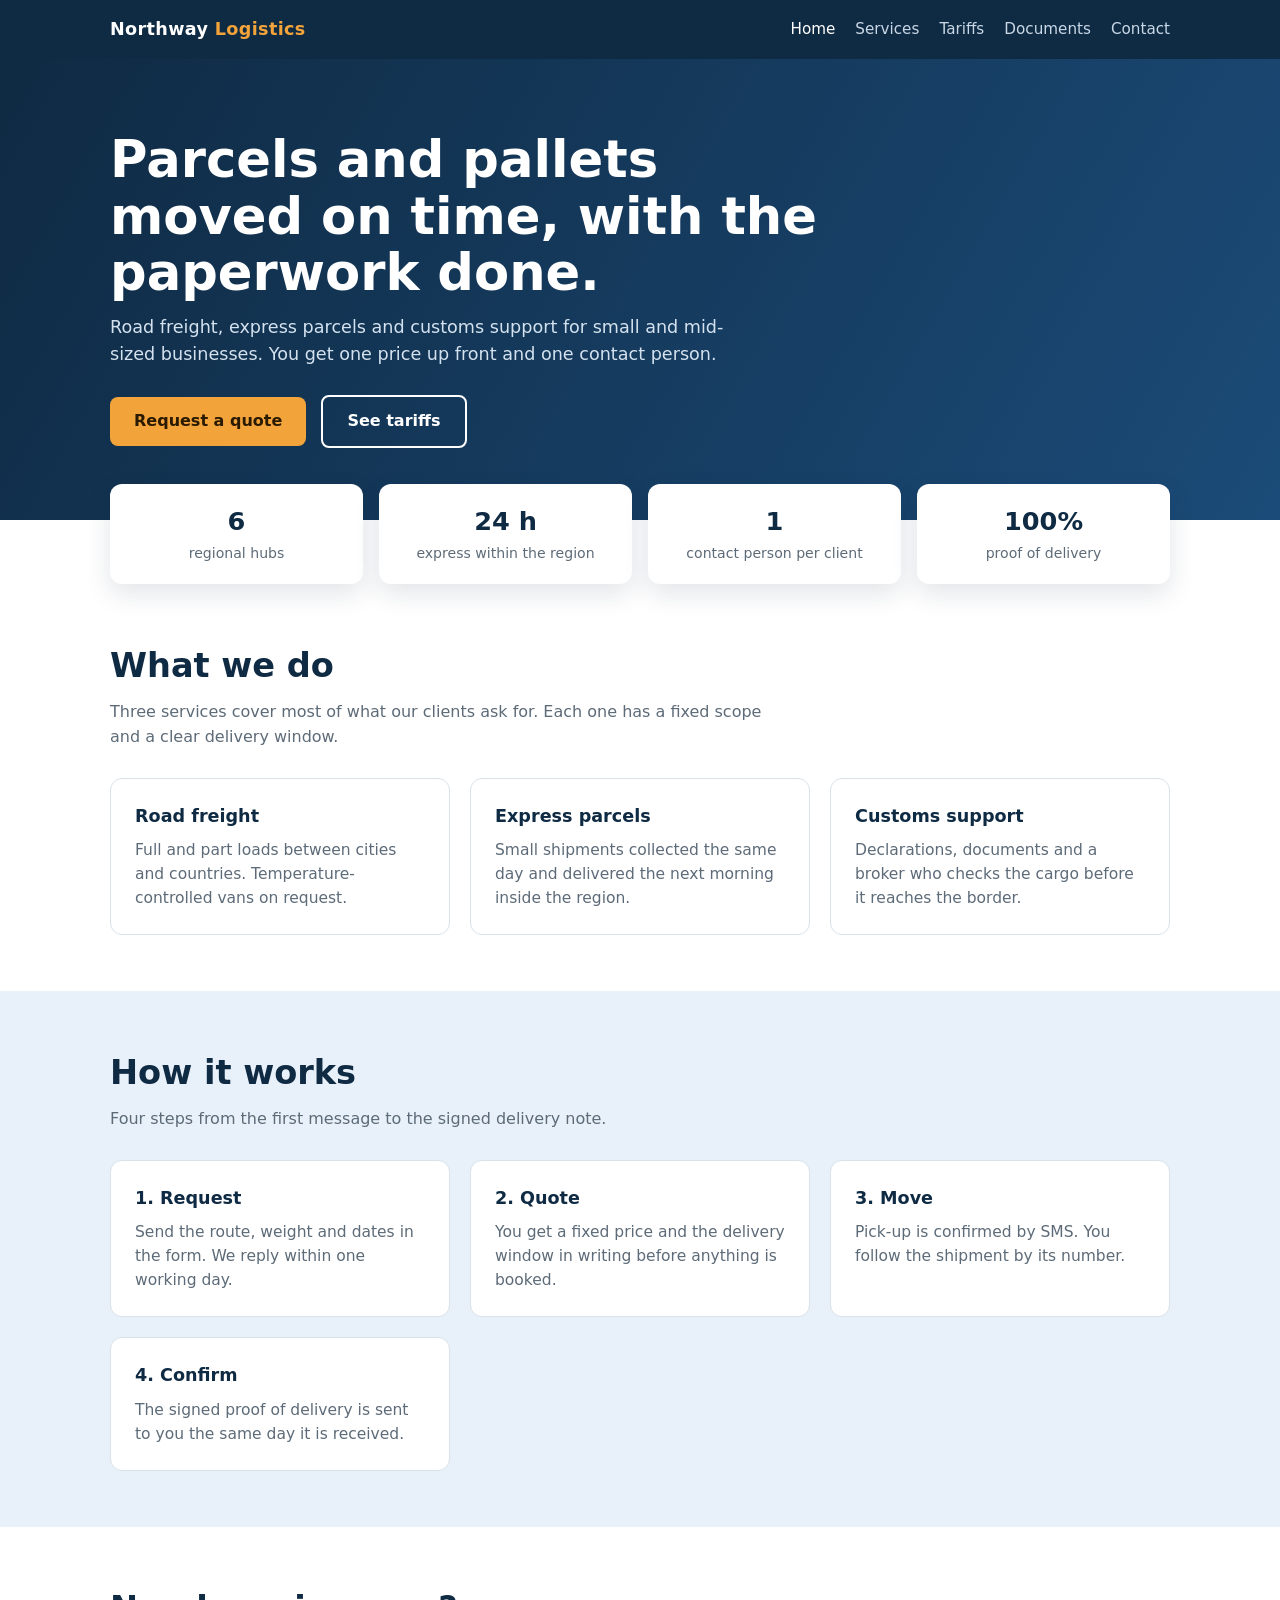
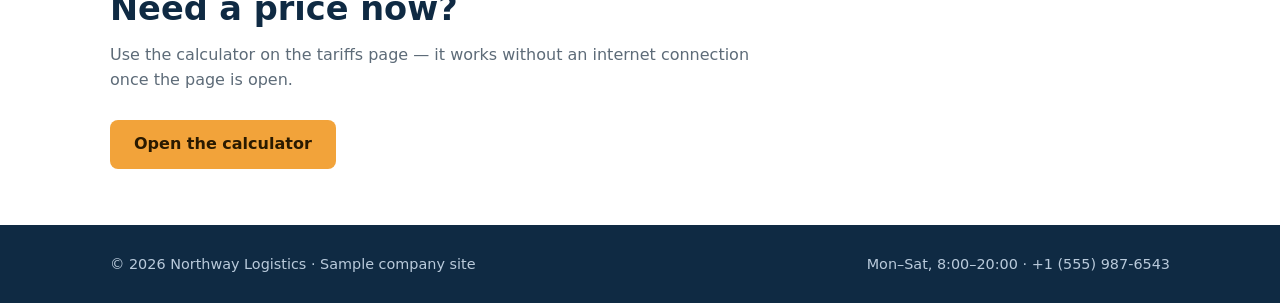
<file: index.html>
<!doctype html>
<html lang="en">
<head>
<meta charset="utf-8">
<meta name="viewport" content="width=device-width, initial-scale=1">
<title>Northway Logistics — Freight and delivery</title>
<meta name="description" content="Road freight, express parcels and customs support. Clear tariffs and a delivery calculator.">
<link rel="stylesheet" href="style.css">
</head>
<body>
<header>
  <div class="top">
    <a class="brand" href="index.html">Northway<span> Logistics</span></a>
    <nav>
      <a href="index.html" aria-current="page">Home</a>
      <a href="services.html">Services</a>
      <a href="tariffs.html">Tariffs</a>
      <a href="documents.html">Documents</a>
      <a href="contact.html">Contact</a>
    </nav>
  </div>
</header>

<div class="hero">
  <div class="wrap">
    <h1>Parcels and pallets moved on time, with the paperwork done.</h1>
    <p>Road freight, express parcels and customs support for small and mid-sized businesses. You get one price up front and one contact person.</p>
    <a class="btn" href="contact.html">Request a quote</a>
    <a class="btn ghost" href="tariffs.html" style="margin-left:10px">See tariffs</a>
  </div>
</div>

<div class="wrap">
  <div class="stats">
    <div class="stat"><b>6</b><span>regional hubs</span></div>
    <div class="stat"><b>24 h</b><span>express within the region</span></div>
    <div class="stat"><b>1</b><span>contact person per client</span></div>
    <div class="stat"><b>100%</b><span>proof of delivery</span></div>
  </div>
</div>

<section>
  <div class="wrap">
    <h2>What we do</h2>
    <p class="lead">Three services cover most of what our clients ask for. Each one has a fixed scope and a clear delivery window.</p>
    <div class="cards">
      <div class="card"><h3>Road freight</h3><p>Full and part loads between cities and countries. Temperature-controlled vans on request.</p></div>
      <div class="card"><h3>Express parcels</h3><p>Small shipments collected the same day and delivered the next morning inside the region.</p></div>
      <div class="card"><h3>Customs support</h3><p>Declarations, documents and a broker who checks the cargo before it reaches the border.</p></div>
    </div>
  </div>
</section>

<section class="alt">
  <div class="wrap">
    <h2>How it works</h2>
    <p class="lead">Four steps from the first message to the signed delivery note.</p>
    <div class="cards">
      <div class="card"><h3>1. Request</h3><p>Send the route, weight and dates in the form. We reply within one working day.</p></div>
      <div class="card"><h3>2. Quote</h3><p>You get a fixed price and the delivery window in writing before anything is booked.</p></div>
      <div class="card"><h3>3. Move</h3><p>Pick-up is confirmed by SMS. You follow the shipment by its number.</p></div>
      <div class="card"><h3>4. Confirm</h3><p>The signed proof of delivery is sent to you the same day it is received.</p></div>
    </div>
  </div>
</section>

<section>
  <div class="wrap">
    <h2>Need a price now?</h2>
    <p class="lead">Use the calculator on the tariffs page — it works without an internet connection once the page is open.</p>
    <a class="btn" href="tariffs.html">Open the calculator</a>
  </div>
</section>

<footer>
  <div class="wrap">
    <span>© 2026 Northway Logistics · Sample company site</span>
    <span>Mon–Sat, 8:00–20:00 · +1 (555) 987-6543</span>
  </div>
</footer>
</body>
</html>
</file>
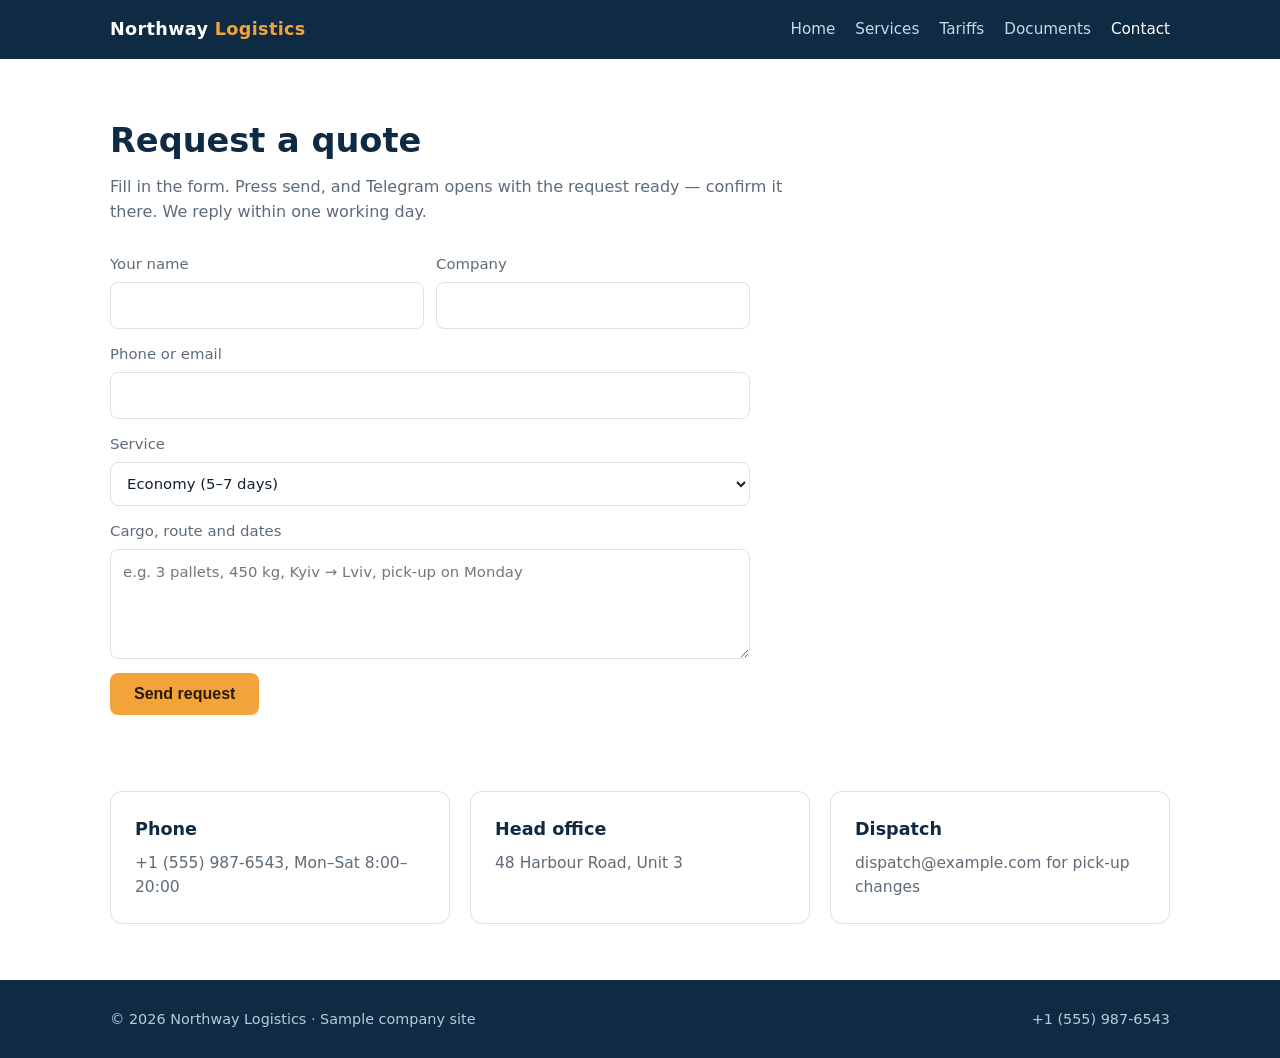
<file: contact.html>
<!doctype html>
<html lang="en">
<head>
<meta charset="utf-8">
<meta name="viewport" content="width=device-width, initial-scale=1">
<title>Request a quote — Northway Logistics</title>
<meta name="description" content="Send the cargo details and get a fixed quote within one working day.">
<link rel="stylesheet" href="style.css">
</head>
<body>
<header>
  <div class="top">
    <a class="brand" href="index.html">Northway<span> Logistics</span></a>
    <nav>
      <a href="index.html">Home</a>
      <a href="services.html">Services</a>
      <a href="tariffs.html">Tariffs</a>
      <a href="documents.html">Documents</a>
      <a href="contact.html" aria-current="page">Contact</a>
    </nav>
  </div>
</header>

<section>
  <div class="wrap">
    <h2>Request a quote</h2>
    <p class="lead">Fill in the form. Press send, and Telegram opens with the request ready — confirm it there. We reply within one working day.</p>
    <form id="request" style="max-width:640px">
      <div class="row2">
        <label>Your name <input name="name" required autocomplete="name"></label>
        <label>Company <input name="company" autocomplete="organization"></label>
      </div>
      <label>Phone or email <input name="contact" required autocomplete="tel"></label>
      <label>Service
        <select name="service"></select>
      </label>
      <label>Cargo, route and dates <textarea name="message" placeholder="e.g. 3 pallets, 450 kg, Kyiv → Lviv, pick-up on Monday"></textarea></label>
      <div><button class="btn" type="submit">Send request</button></div>
      <p id="status" class="note" role="status"></p>
    </form>

    <div class="cards" style="margin-top:36px">
      <div class="card"><h3>Phone</h3><p>+1 (555) 987-6543, Mon–Sat 8:00–20:00</p></div>
      <div class="card"><h3>Head office</h3><p>48 Harbour Road, Unit 3</p></div>
      <div class="card"><h3>Dispatch</h3><p>dispatch@example.com for pick-up changes</p></div>
    </div>
  </div>
</section>

<footer>
  <div class="wrap">
    <span>© 2026 Northway Logistics · Sample company site</span>
    <span>+1 (555) 987-6543</span>
  </div>
</footer>
<script src="script.js"></script>
</body>
</html>
</file>
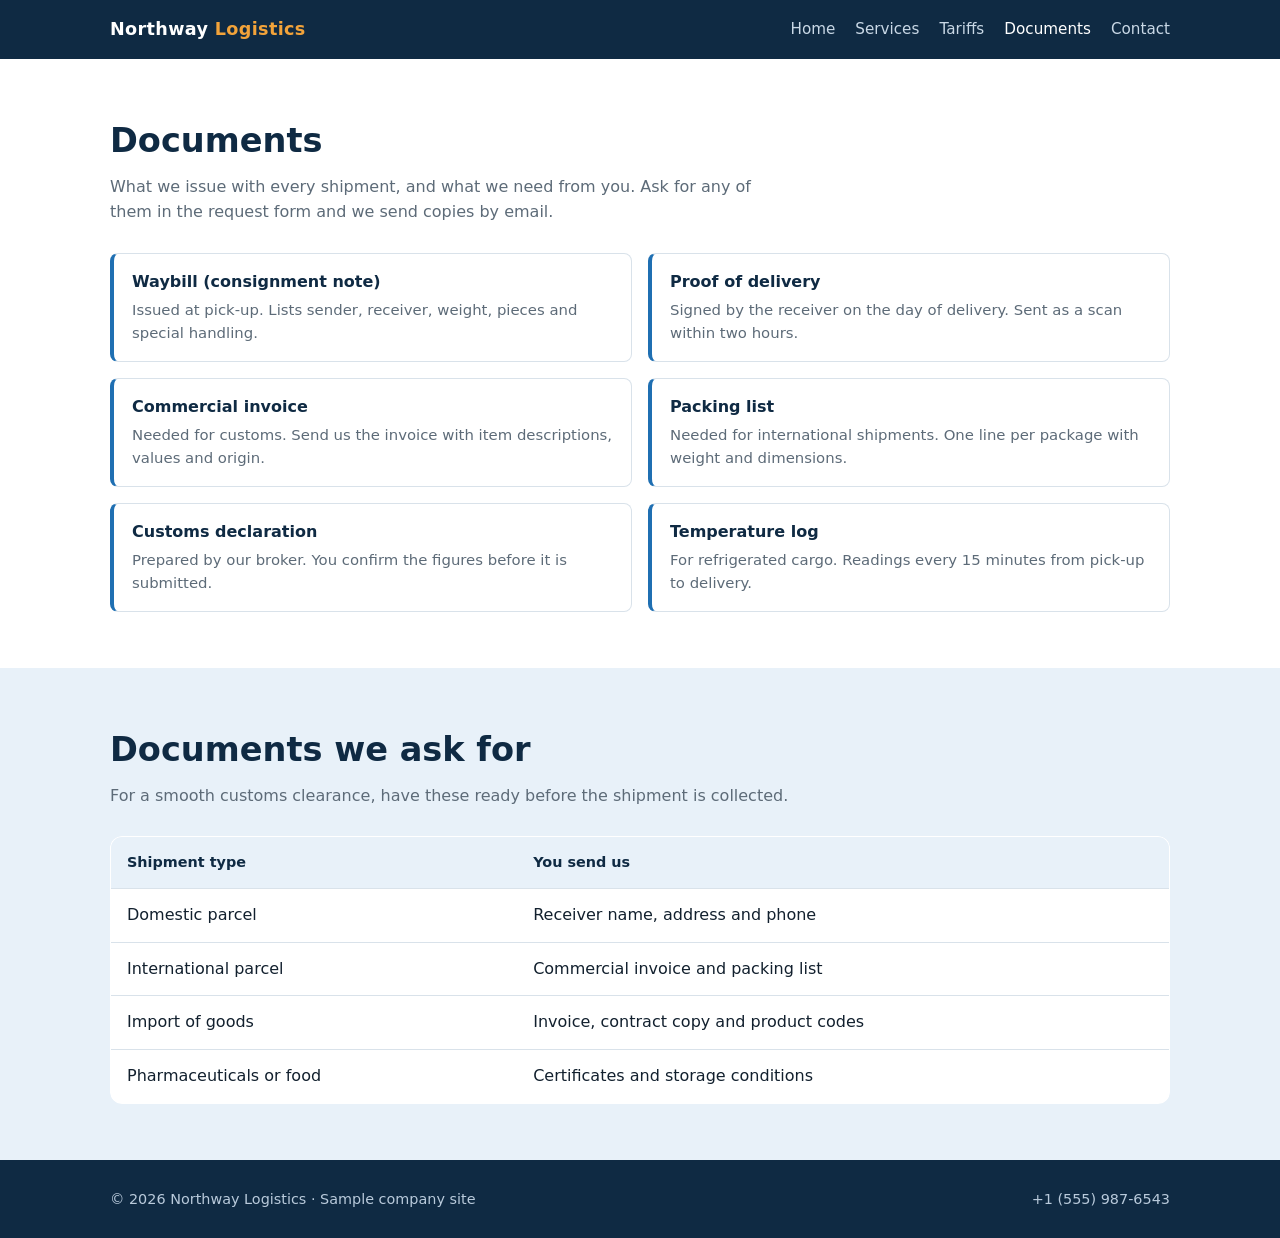
<file: documents.html>
<!doctype html>
<html lang="en">
<head>
<meta charset="utf-8">
<meta name="viewport" content="width=device-width, initial-scale=1">
<title>Documents — Northway Logistics</title>
<meta name="description" content="Which documents we issue and which ones you need to send us.">
<link rel="stylesheet" href="style.css">
</head>
<body>
<header>
  <div class="top">
    <a class="brand" href="index.html">Northway<span> Logistics</span></a>
    <nav>
      <a href="index.html">Home</a>
      <a href="services.html">Services</a>
      <a href="tariffs.html">Tariffs</a>
      <a href="documents.html" aria-current="page">Documents</a>
      <a href="contact.html">Contact</a>
    </nav>
  </div>
</header>

<section>
  <div class="wrap">
    <h2>Documents</h2>
    <p class="lead">What we issue with every shipment, and what we need from you. Ask for any of them in the request form and we send copies by email.</p>
    <div class="docs">
      <div class="doc"><h3>Waybill (consignment note)</h3><p>Issued at pick-up. Lists sender, receiver, weight, pieces and special handling.</p></div>
      <div class="doc"><h3>Proof of delivery</h3><p>Signed by the receiver on the day of delivery. Sent as a scan within two hours.</p></div>
      <div class="doc"><h3>Commercial invoice</h3><p>Needed for customs. Send us the invoice with item descriptions, values and origin.</p></div>
      <div class="doc"><h3>Packing list</h3><p>Needed for international shipments. One line per package with weight and dimensions.</p></div>
      <div class="doc"><h3>Customs declaration</h3><p>Prepared by our broker. You confirm the figures before it is submitted.</p></div>
      <div class="doc"><h3>Temperature log</h3><p>For refrigerated cargo. Readings every 15 minutes from pick-up to delivery.</p></div>
    </div>
  </div>
</section>

<section class="alt">
  <div class="wrap">
    <h2>Documents we ask for</h2>
    <p class="lead">For a smooth customs clearance, have these ready before the shipment is collected.</p>
    <div class="tbl"><table>
      <thead><tr><th>Shipment type</th><th>You send us</th></tr></thead>
      <tbody>
        <tr><td>Domestic parcel</td><td>Receiver name, address and phone</td></tr>
        <tr><td>International parcel</td><td>Commercial invoice and packing list</td></tr>
        <tr><td>Import of goods</td><td>Invoice, contract copy and product codes</td></tr>
        <tr><td>Pharmaceuticals or food</td><td>Certificates and storage conditions</td></tr>
      </tbody>
    </table></div>
  </div>
</section>

<footer>
  <div class="wrap">
    <span>© 2026 Northway Logistics · Sample company site</span>
    <span>+1 (555) 987-6543</span>
  </div>
</footer>
</body>
</html>
</file>
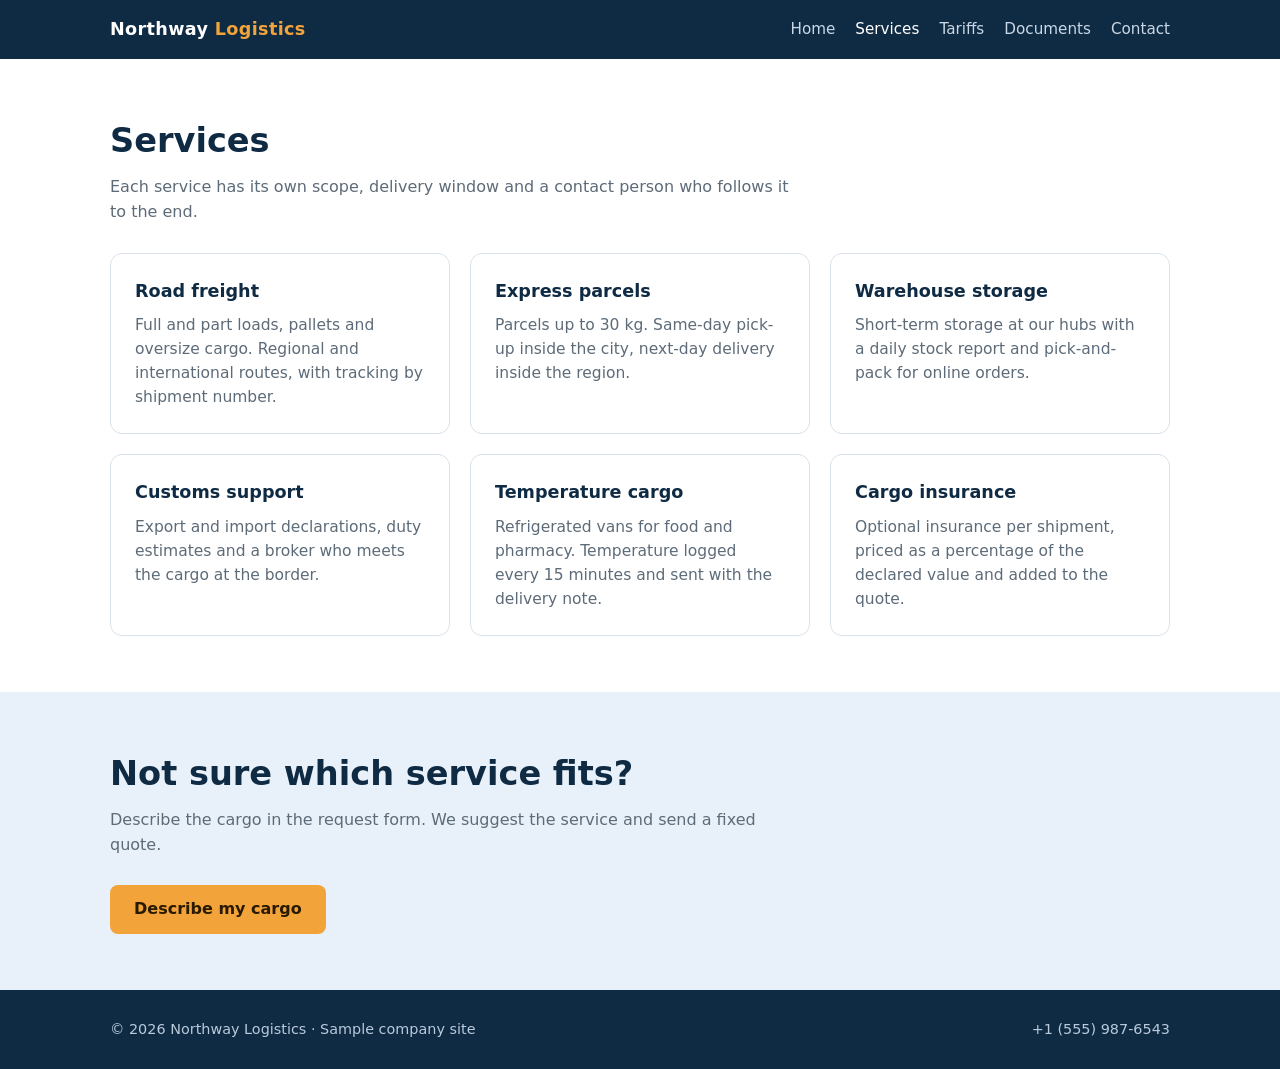
<file: services.html>
<!doctype html>
<html lang="en">
<head>
<meta charset="utf-8">
<meta name="viewport" content="width=device-width, initial-scale=1">
<title>Services — Northway Logistics</title>
<meta name="description" content="Road freight, express parcels, warehouse storage and customs support.">
<link rel="stylesheet" href="style.css">
</head>
<body>
<header>
  <div class="top">
    <a class="brand" href="index.html">Northway<span> Logistics</span></a>
    <nav>
      <a href="index.html">Home</a>
      <a href="services.html" aria-current="page">Services</a>
      <a href="tariffs.html">Tariffs</a>
      <a href="documents.html">Documents</a>
      <a href="contact.html">Contact</a>
    </nav>
  </div>
</header>

<section>
  <div class="wrap">
    <h2>Services</h2>
    <p class="lead">Each service has its own scope, delivery window and a contact person who follows it to the end.</p>
    <div class="cards">
      <div class="card"><h3>Road freight</h3><p>Full and part loads, pallets and oversize cargo. Regional and international routes, with tracking by shipment number.</p></div>
      <div class="card"><h3>Express parcels</h3><p>Parcels up to 30 kg. Same-day pick-up inside the city, next-day delivery inside the region.</p></div>
      <div class="card"><h3>Warehouse storage</h3><p>Short-term storage at our hubs with a daily stock report and pick-and-pack for online orders.</p></div>
      <div class="card"><h3>Customs support</h3><p>Export and import declarations, duty estimates and a broker who meets the cargo at the border.</p></div>
      <div class="card"><h3>Temperature cargo</h3><p>Refrigerated vans for food and pharmacy. Temperature logged every 15 minutes and sent with the delivery note.</p></div>
      <div class="card"><h3>Cargo insurance</h3><p>Optional insurance per shipment, priced as a percentage of the declared value and added to the quote.</p></div>
    </div>
  </div>
</section>

<section class="alt">
  <div class="wrap">
    <h2>Not sure which service fits?</h2>
    <p class="lead">Describe the cargo in the request form. We suggest the service and send a fixed quote.</p>
    <a class="btn" href="contact.html">Describe my cargo</a>
  </div>
</section>

<footer>
  <div class="wrap">
    <span>© 2026 Northway Logistics · Sample company site</span>
    <span>+1 (555) 987-6543</span>
  </div>
</footer>
</body>
</html>
</file>
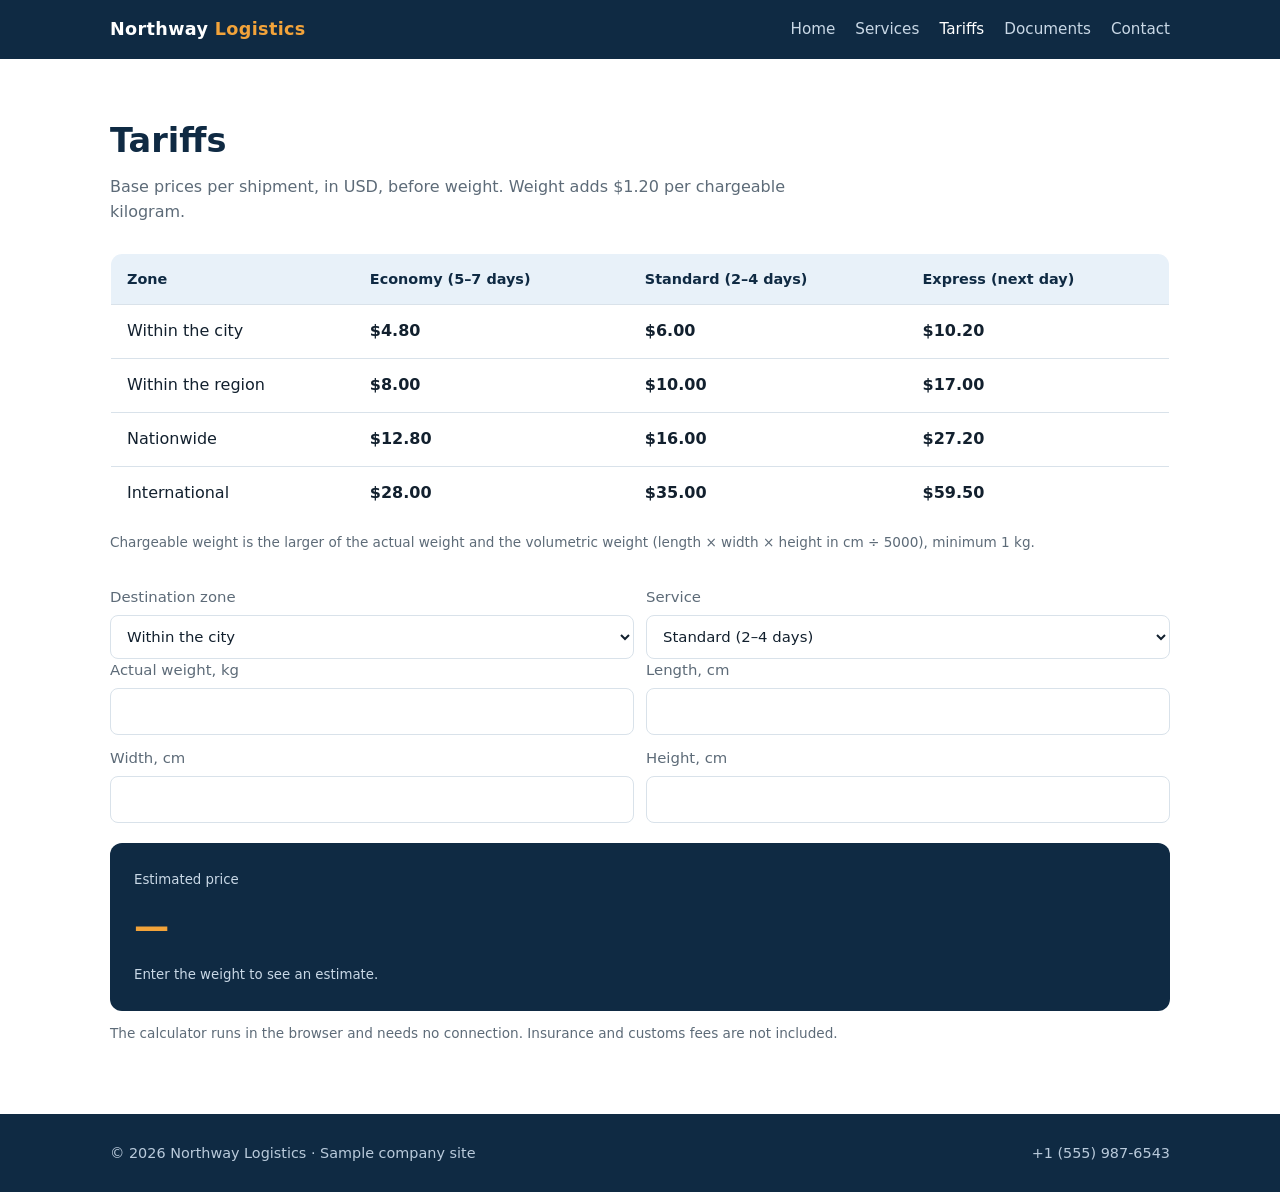
<file: tariffs.html>
<!doctype html>
<html lang="en">
<head>
<meta charset="utf-8">
<meta name="viewport" content="width=device-width, initial-scale=1">
<title>Tariffs and delivery calculator — Northway Logistics</title>
<meta name="description" content="Delivery tariffs by zone and speed, with an offline price calculator.">
<link rel="stylesheet" href="style.css">
</head>
<body>
<header>
  <div class="top">
    <a class="brand" href="index.html">Northway<span> Logistics</span></a>
    <nav>
      <a href="index.html">Home</a>
      <a href="services.html">Services</a>
      <a href="tariffs.html" aria-current="page">Tariffs</a>
      <a href="documents.html">Documents</a>
      <a href="contact.html">Contact</a>
    </nav>
  </div>
</header>

<section>
  <div class="wrap">
    <h2>Tariffs</h2>
    <p class="lead">Base prices per shipment, in USD, before weight. Weight adds $1.20 per chargeable kilogram.</p>
    <div class="tbl"><table>
      <thead><tr><th>Zone</th><th>Economy (5–7 days)</th><th>Standard (2–4 days)</th><th>Express (next day)</th></tr></thead>
      <tbody>
        <tr><td>Within the city</td><td class="num">$4.80</td><td class="num">$6.00</td><td class="num">$10.20</td></tr>
        <tr><td>Within the region</td><td class="num">$8.00</td><td class="num">$10.00</td><td class="num">$17.00</td></tr>
        <tr><td>Nationwide</td><td class="num">$12.80</td><td class="num">$16.00</td><td class="num">$27.20</td></tr>
        <tr><td>International</td><td class="num">$28.00</td><td class="num">$35.00</td><td class="num">$59.50</td></tr>
      </tbody>
    </table></div>
    <p class="note">Chargeable weight is the larger of the actual weight and the volumetric weight (length × width × height in cm ÷ 5000), minimum 1 kg.</p>

    <form id="calc" class="calc" style="display:block">
      <div class="row2" style="margin-top:0">
        <label>Destination zone <select name="zone"></select></label>
        <label>Service <select name="service"></select></label>
      </div>
      <div class="row2">
        <label>Actual weight, kg <input name="weight" type="number" min="0" step="0.1" inputmode="decimal"></label>
        <label>Length, cm <input name="l" type="number" min="0" step="1" inputmode="numeric"></label>
        <label>Width, cm <input name="w" type="number" min="0" step="1" inputmode="numeric"></label>
        <label>Height, cm <input name="h" type="number" min="0" step="1" inputmode="numeric"></label>
      </div>
    </form>

    <div class="result" style="margin-top:20px">
      <small>Estimated price</small>
      <div class="price" id="estimate">—</div>
      <small id="chargeable">Enter the weight to see an estimate.</small>
    </div>
    <p class="note">The calculator runs in the browser and needs no connection. Insurance and customs fees are not included.</p>
  </div>
</section>

<footer>
  <div class="wrap">
    <span>© 2026 Northway Logistics · Sample company site</span>
    <span>+1 (555) 987-6543</span>
  </div>
</footer>
<script src="script.js"></script>
</body>
</html>
</file>
<file: style.css>
:root{--ink:#12202e;--muted:#5d6b78;--navy:#0f2a43;--blue:#1f6fb2;--sky:#e8f1f9;--line:#d9e2ea;--amber:#f2a33a;--bg:#ffffff}
*{box-sizing:border-box}
body{margin:0;font-family:system-ui,-apple-system,"Segoe UI",Roboto,sans-serif;color:var(--ink);background:var(--bg);line-height:1.55}
a{color:var(--blue)}
.wrap{max-width:1100px;margin:0 auto;padding:0 20px}
header{background:var(--navy);color:#fff}
.top{display:flex;align-items:center;justify-content:space-between;gap:16px;padding:16px 20px;max-width:1100px;margin:0 auto;flex-wrap:wrap}
.brand{font-weight:800;font-size:1.1rem;color:#fff;text-decoration:none;letter-spacing:.02em}
.brand span{color:var(--amber)}
nav{display:flex;gap:20px;flex-wrap:wrap}
nav a{color:#c9d8e6;text-decoration:none;font-size:.95rem}
nav a[aria-current="page"],nav a:hover{color:#fff}
.hero{background:linear-gradient(120deg,var(--navy),#1b4b78);color:#fff;padding:72px 0}
.hero h1{font-size:clamp(2rem,5vw,3.2rem);line-height:1.1;margin:0 0 14px;max-width:720px}
.hero p{max-width:620px;color:#d4e2ef;font-size:1.1rem;margin:0 0 26px}
.btn{display:inline-block;background:var(--amber);color:#2a1a00;padding:12px 24px;border-radius:8px;font-weight:700;text-decoration:none;border:0;cursor:pointer;font-size:1rem}
.btn.ghost{background:transparent;color:#fff;border:2px solid #fff}
section{padding:56px 0}
section.alt{background:var(--sky)}
h2{font-size:clamp(1.5rem,3.5vw,2.1rem);margin:0 0 8px;color:var(--navy)}
.lead{color:var(--muted);margin:0 0 28px;max-width:680px}
.cards{display:grid;grid-template-columns:repeat(3,1fr);gap:20px}
.card{background:#fff;border:1px solid var(--line);border-radius:12px;padding:24px}
.card h3{margin:0 0 8px;color:var(--navy);font-size:1.1rem}
.card p{margin:0;color:var(--muted);font-size:.97rem}
.stats{display:grid;grid-template-columns:repeat(4,1fr);gap:16px;margin-top:-36px;position:relative}
.stat{background:#fff;border-radius:12px;padding:18px;text-align:center;box-shadow:0 10px 26px rgba(15,42,67,.12)}
.stat b{display:block;font-size:1.6rem;color:var(--navy)}
.stat span{font-size:.88rem;color:var(--muted)}
.tbl{overflow-x:auto;border-radius:12px}
table{width:100%;border-collapse:collapse;background:#fff;border:1px solid var(--line);border-radius:12px;overflow:hidden}
th,td{text-align:left;padding:14px 16px;border-bottom:1px solid var(--line)}
th{background:var(--sky);color:var(--navy);font-size:.9rem}
td.num{white-space:nowrap;font-weight:700}
.calc{display:grid;grid-template-columns:1fr 1fr;gap:24px;align-items:start;margin-top:32px}
form{display:grid;gap:14px}
label{display:grid;gap:6px;font-size:.93rem;color:var(--muted)}
input,select,textarea{font:inherit;color:var(--ink);border:1px solid var(--line);border-radius:8px;padding:11px 12px;background:#fff;width:100%}
textarea{min-height:110px;resize:vertical}
input:focus,select:focus,textarea:focus{outline:2px solid var(--blue);outline-offset:1px}
.row2{display:grid;grid-template-columns:1fr 1fr;gap:12px}
.result{background:var(--navy);color:#fff;border-radius:12px;padding:24px}
.result .price{font-size:2.2rem;font-weight:800;color:var(--amber);margin:8px 0}
.result small{color:#c9d8e6}
.note{font-size:.85rem;color:var(--muted);margin-top:12px}
.docs{display:grid;grid-template-columns:repeat(2,1fr);gap:16px}
.doc{border-left:4px solid var(--blue);background:#fff;padding:16px 18px;border-radius:8px;border-top:1px solid var(--line);border-right:1px solid var(--line);border-bottom:1px solid var(--line)}
.doc h3{margin:0 0 4px;font-size:1rem;color:var(--navy)}
.doc p{margin:0;color:var(--muted);font-size:.93rem}
footer{background:var(--navy);color:#b9cadb;padding:28px 0;font-size:.9rem}
footer .wrap{display:flex;justify-content:space-between;gap:12px;flex-wrap:wrap}
@media (max-width:860px){.cards,.docs,.calc,.row2{grid-template-columns:1fr}.stats{grid-template-columns:repeat(2,1fr)}nav{gap:12px}}
</file>
